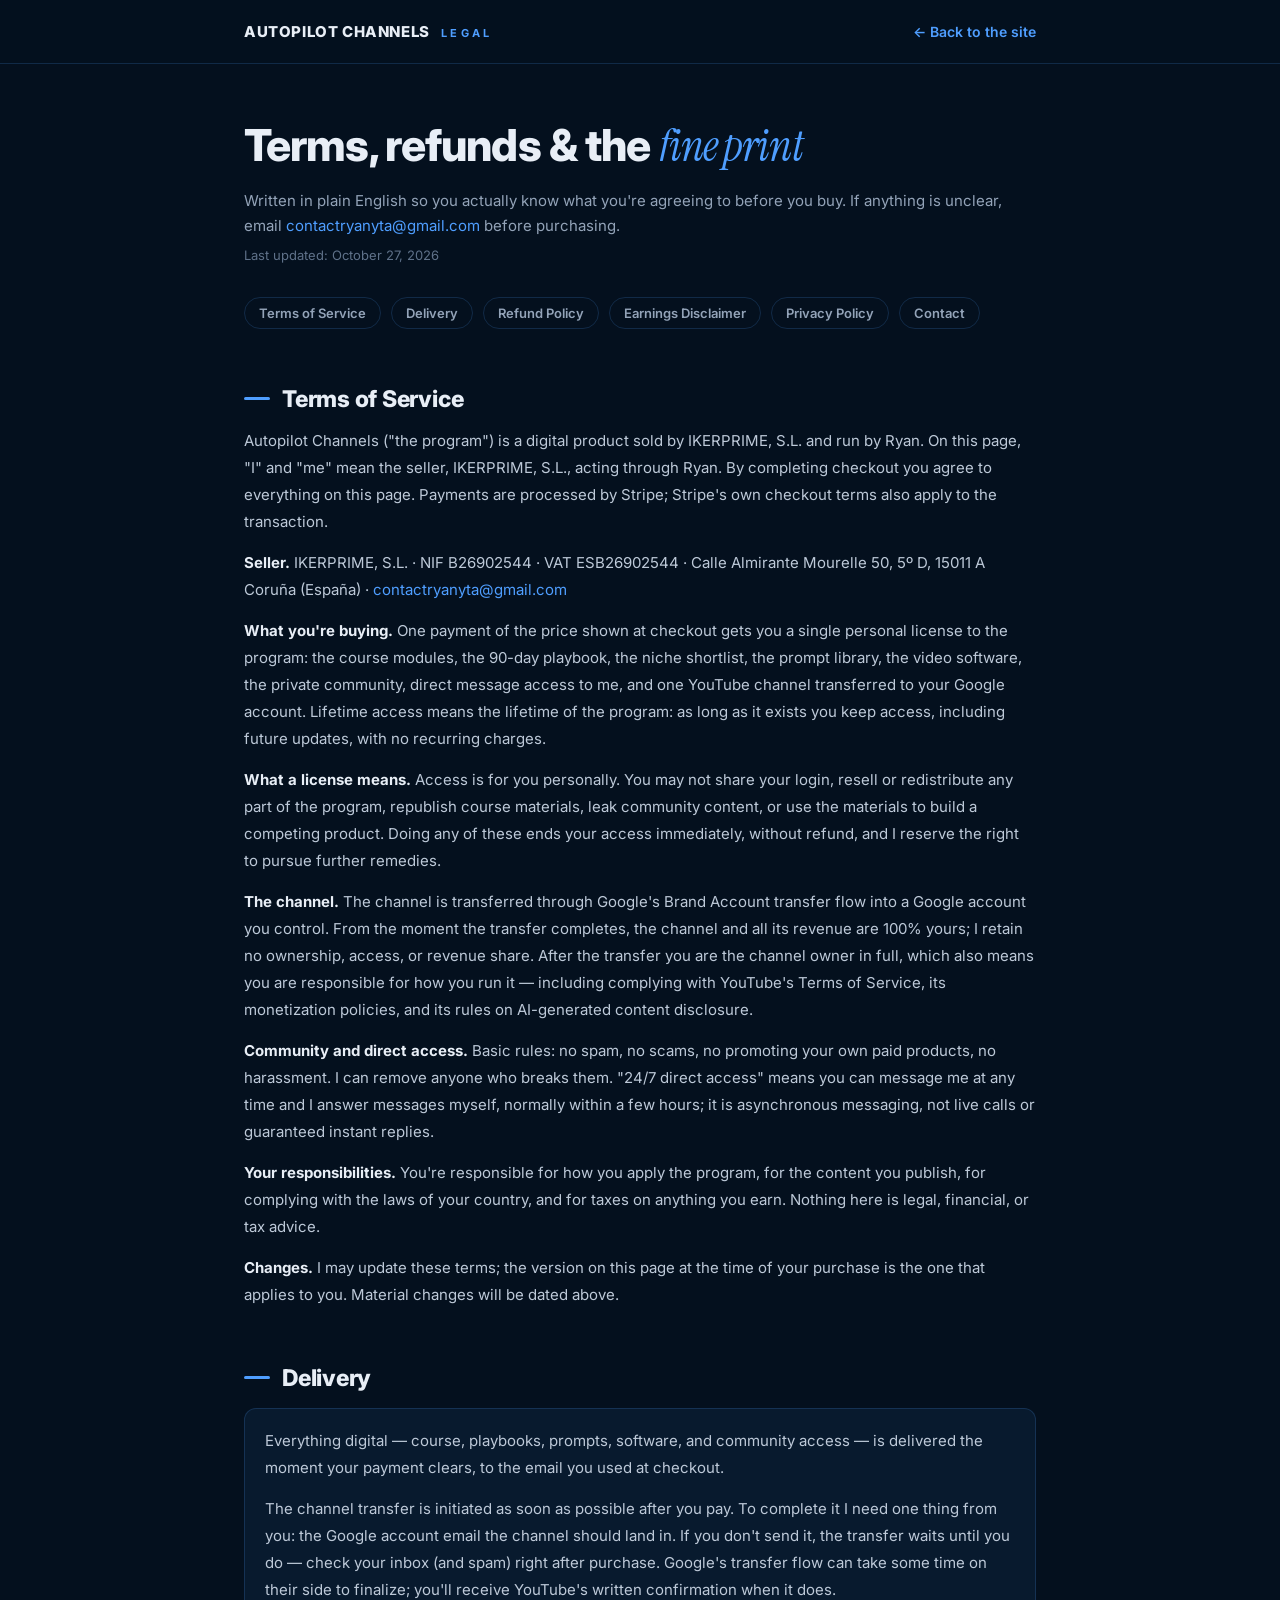
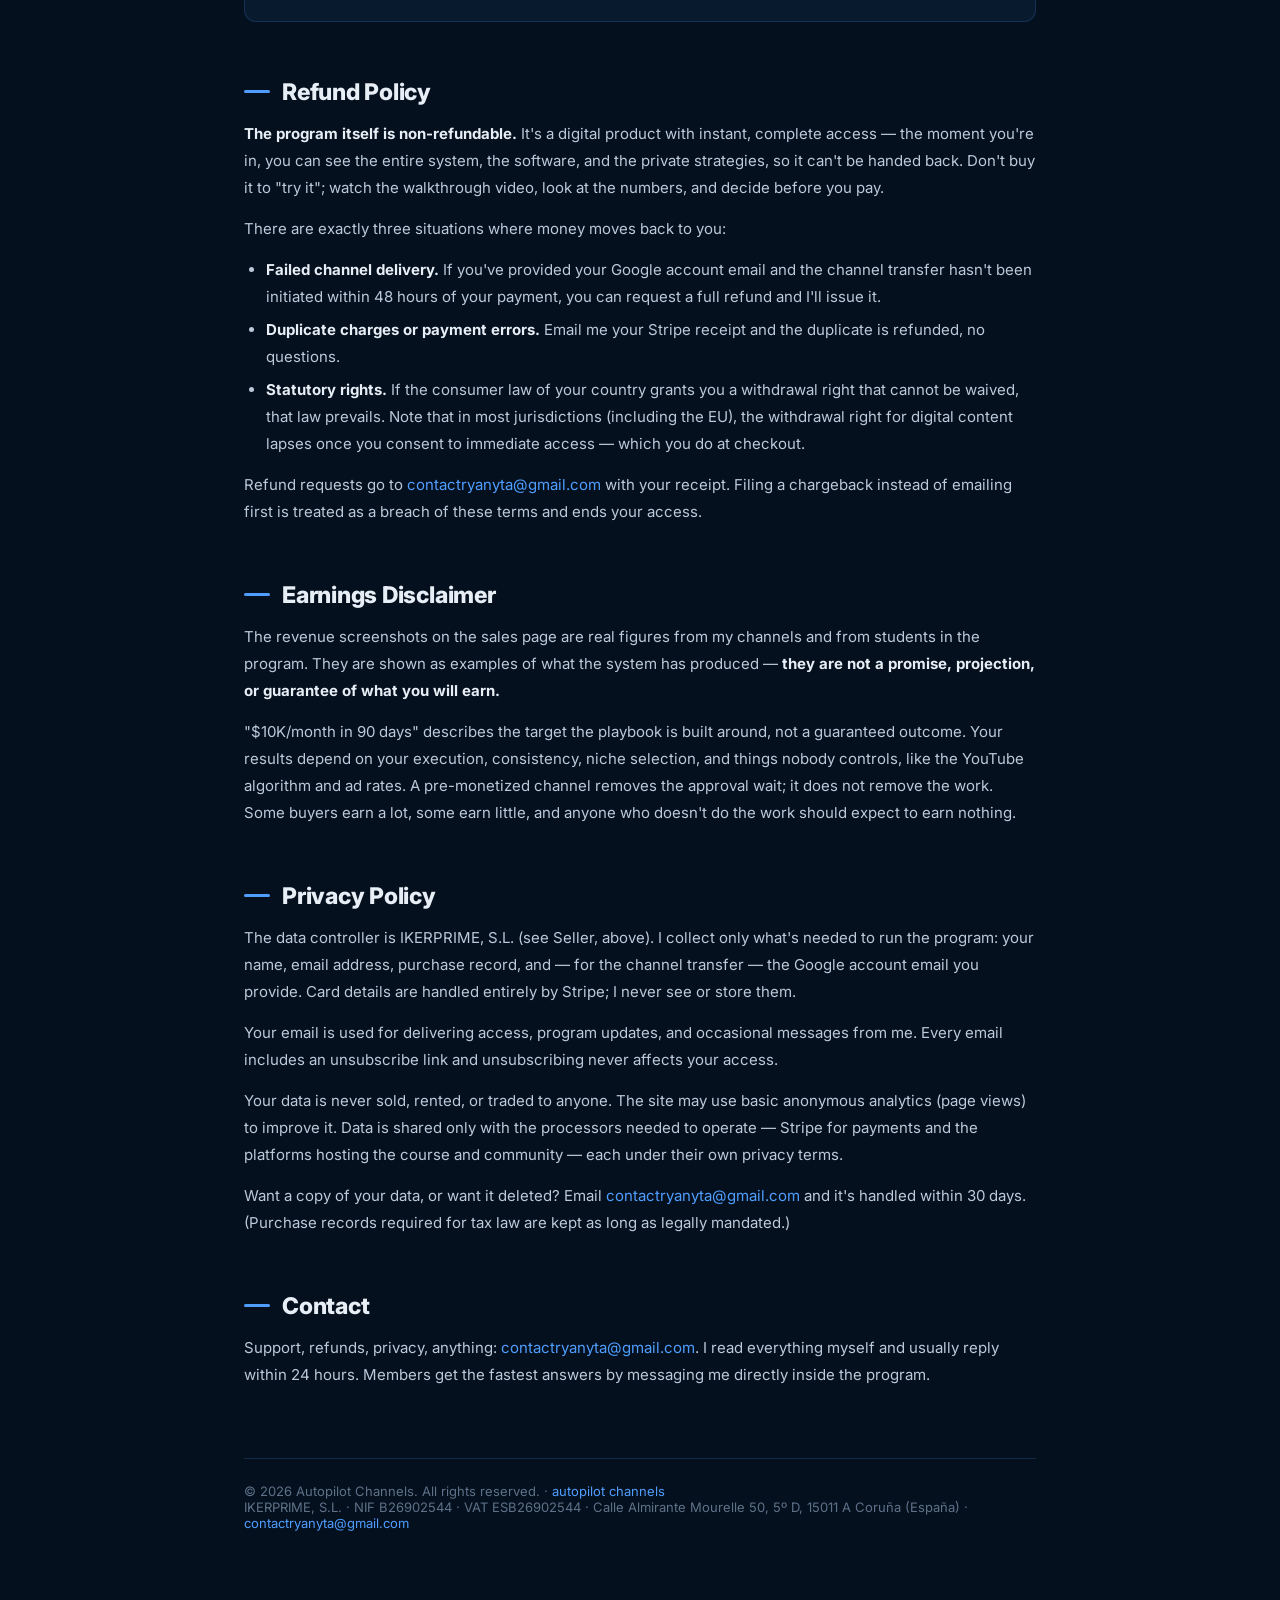
<file: legal.html>
<!doctype html>
<html lang="en">
<head>
<meta charset="utf-8">
<meta name="viewport" content="width=device-width, initial-scale=1">
<title>Autopilot Channels — Terms, Refunds &amp; Privacy</title>
<meta name="robots" content="noindex">
<link rel="icon" type="image/svg+xml" href="data:image/svg+xml,%3Csvg xmlns='http://www.w3.org/2000/svg' viewBox='0 0 64 64'%3E%3Crect width='64' height='64' rx='14' fill='%2304101e'/%3E%3Cpath d='M22 14h20l-10 18 10 18H22l10-18z' fill='%234f9eff'/%3E%3C/svg%3E">
<link rel="preconnect" href="https://fonts.googleapis.com">
<link rel="preconnect" href="https://fonts.gstatic.com" crossorigin>
<link href="https://fonts.googleapis.com/css2?family=Inter:wght@400;500;600;700;800&family=Instrument+Serif:ital@1&display=swap" rel="stylesheet">
<style>
:root{--bg:#04101e;--panel:#081a2e;--line:rgba(79,158,255,.18);--text:#e8eef6;--muted:#93a3b8;--blue:#4f9eff}
*{box-sizing:border-box}
html,body{margin:0;padding:0;background:var(--bg);color:var(--text);font-family:'Inter',sans-serif;-webkit-font-smoothing:antialiased}
a{color:var(--blue);text-decoration:none}a:hover{text-decoration:underline}
::selection{background:var(--blue);color:#04101e}
.topbar{border-bottom:1px solid var(--line);background:rgba(4,16,30,.9)}
.topbar-inner{max-width:840px;margin:0 auto;padding:22px 24px;display:flex;justify-content:space-between;align-items:center;gap:16px}
.brand{font-weight:800;letter-spacing:.04em;font-size:15px}
.brand span{color:var(--blue);font-size:11px;letter-spacing:.28em;margin-left:8px;font-weight:700}
.back{font-size:14px;font-weight:600}
main{max-width:840px;margin:0 auto;padding:56px 24px 100px}
h1{margin:0;font-size:clamp(30px,4.5vw,44px);font-weight:800;letter-spacing:-.02em;line-height:1.15}
h1 em{font-family:'Instrument Serif',serif;font-style:italic;font-weight:400;color:var(--blue)}
.intro{margin:16px 0 0;color:var(--muted);font-size:15px;line-height:1.7}
.updated{margin:8px 0 0;font-size:13px;color:#5f7189}
.toc{margin:34px 0 0;display:flex;flex-wrap:wrap;gap:10px}
.toc a{font-size:13px;font-weight:600;border:1px solid var(--line);border-radius:999px;padding:7px 14px;color:var(--muted)}
.toc a:hover{color:var(--blue);border-color:var(--blue);text-decoration:none}
section{margin-top:56px;scroll-margin-top:24px}
h2{margin:0;font-size:23px;font-weight:800;letter-spacing:-.01em;display:flex;align-items:center;gap:12px}
h2::before{content:'';width:26px;height:3px;background:var(--blue);border-radius:2px;flex:none}
section p,section li{font-size:15px;line-height:1.8;color:#bdc9d8}
section p{margin:14px 0 0}
section ul{margin:14px 0 0;padding-left:22px}
section li{margin:6px 0}
strong{color:var(--text)}
.card{margin-top:16px;background:var(--panel);border:1px solid var(--line);border-radius:12px;padding:4px 20px 18px}
footer{border-top:1px solid var(--line);margin-top:70px;padding-top:24px;font-size:13px;color:#5f7189}
</style>
</head>
<body>

<div class="topbar">
  <div class="topbar-inner">
    <div class="brand">AUTOPILOT CHANNELS <span>LEGAL</span></div>
    <a class="back" href="index.html">← Back to the site</a>
  </div>
</div>

<main>
  <h1>Terms, refunds &amp; the <em>fine print</em></h1>
  <p class="intro">Written in plain English so you actually know what you're agreeing to before you buy. If anything is unclear, email <a href="mailto:contactryanyta@gmail.com">contactryanyta@gmail.com</a> before purchasing.</p>
  <p class="updated">Last updated: October 27, 2026</p>

  <nav class="toc">
    <a href="#terms">Terms of Service</a>
    <a href="#delivery">Delivery</a>
    <a href="#refunds">Refund Policy</a>
    <a href="#earnings">Earnings Disclaimer</a>
    <a href="#privacy">Privacy Policy</a>
    <a href="#contact">Contact</a>
  </nav>

  <section id="terms">
    <h2>Terms of Service</h2>
    <p>Autopilot Channels ("the program") is a digital product sold by IKERPRIME, S.L. and run by Ryan. On this page, "I" and "me" mean the seller, IKERPRIME, S.L., acting through Ryan. By completing checkout you agree to everything on this page. Payments are processed by Stripe; Stripe's own checkout terms also apply to the transaction.</p>
    <p><strong>Seller.</strong> IKERPRIME, S.L. · NIF B26902544 · VAT ESB26902544 · Calle Almirante Mourelle 50, 5º D, 15011 A Coruña (España) · <a href="mailto:contactryanyta@gmail.com">contactryanyta@gmail.com</a></p>
    <p><strong>What you're buying.</strong> One payment of the price shown at checkout gets you a single personal license to the program: the course modules, the 90-day playbook, the niche shortlist, the prompt library, the video software, the private community, direct message access to me, and one YouTube channel transferred to your Google account. Lifetime access means the lifetime of the program: as long as it exists you keep access, including future updates, with no recurring charges.</p>
    <p><strong>What a license means.</strong> Access is for you personally. You may not share your login, resell or redistribute any part of the program, republish course materials, leak community content, or use the materials to build a competing product. Doing any of these ends your access immediately, without refund, and I reserve the right to pursue further remedies.</p>
    <p><strong>The channel.</strong> The channel is transferred through Google's Brand Account transfer flow into a Google account you control. From the moment the transfer completes, the channel and all its revenue are 100% yours; I retain no ownership, access, or revenue share. After the transfer you are the channel owner in full, which also means you are responsible for how you run it — including complying with YouTube's Terms of Service, its monetization policies, and its rules on AI-generated content disclosure.</p>
    <p><strong>Community and direct access.</strong> Basic rules: no spam, no scams, no promoting your own paid products, no harassment. I can remove anyone who breaks them. "24/7 direct access" means you can message me at any time and I answer messages myself, normally within a few hours; it is asynchronous messaging, not live calls or guaranteed instant replies.</p>
    <p><strong>Your responsibilities.</strong> You're responsible for how you apply the program, for the content you publish, for complying with the laws of your country, and for taxes on anything you earn. Nothing here is legal, financial, or tax advice.</p>
    <p><strong>Changes.</strong> I may update these terms; the version on this page at the time of your purchase is the one that applies to you. Material changes will be dated above.</p>
  </section>

  <section id="delivery">
    <h2>Delivery</h2>
    <div class="card">
      <p>Everything digital — course, playbooks, prompts, software, and community access — is delivered the moment your payment clears, to the email you used at checkout.</p>
      <p>The channel transfer is initiated as soon as possible after you pay. To complete it I need one thing from you: the Google account email the channel should land in. If you don't send it, the transfer waits until you do — check your inbox (and spam) right after purchase. Google's transfer flow can take some time on their side to finalize; you'll receive YouTube's written confirmation when it does.</p>
    </div>
  </section>

  <section id="refunds">
    <h2>Refund Policy</h2>
    <p><strong>The program itself is non-refundable.</strong> It's a digital product with instant, complete access — the moment you're in, you can see the entire system, the software, and the private strategies, so it can't be handed back. Don't buy it to "try it"; watch the walkthrough video, look at the numbers, and decide before you pay.</p>
    <p>There are exactly three situations where money moves back to you:</p>
    <ul>
      <li><strong>Failed channel delivery.</strong> If you've provided your Google account email and the channel transfer hasn't been initiated within 48 hours of your payment, you can request a full refund and I'll issue it.</li>
      <li><strong>Duplicate charges or payment errors.</strong> Email me your Stripe receipt and the duplicate is refunded, no questions.</li>
      <li><strong>Statutory rights.</strong> If the consumer law of your country grants you a withdrawal right that cannot be waived, that law prevails. Note that in most jurisdictions (including the EU), the withdrawal right for digital content lapses once you consent to immediate access — which you do at checkout.</li>
    </ul>
    <p>Refund requests go to <a href="mailto:contactryanyta@gmail.com">contactryanyta@gmail.com</a> with your receipt. Filing a chargeback instead of emailing first is treated as a breach of these terms and ends your access.</p>
  </section>

  <section id="earnings">
    <h2>Earnings Disclaimer</h2>
    <p>The revenue screenshots on the sales page are real figures from my channels and from students in the program. They are shown as examples of what the system has produced — <strong>they are not a promise, projection, or guarantee of what you will earn.</strong></p>
    <p>"$10K/month in 90 days" describes the target the playbook is built around, not a guaranteed outcome. Your results depend on your execution, consistency, niche selection, and things nobody controls, like the YouTube algorithm and ad rates. A pre-monetized channel removes the approval wait; it does not remove the work. Some buyers earn a lot, some earn little, and anyone who doesn't do the work should expect to earn nothing.</p>
  </section>

  <section id="privacy">
    <h2>Privacy Policy</h2>
    <p>The data controller is IKERPRIME, S.L. (see Seller, above). I collect only what's needed to run the program: your name, email address, purchase record, and — for the channel transfer — the Google account email you provide. Card details are handled entirely by Stripe; I never see or store them.</p>
    <p>Your email is used for delivering access, program updates, and occasional messages from me. Every email includes an unsubscribe link and unsubscribing never affects your access.</p>
    <p>Your data is never sold, rented, or traded to anyone. The site may use basic anonymous analytics (page views) to improve it. Data is shared only with the processors needed to operate — Stripe for payments and the platforms hosting the course and community — each under their own privacy terms.</p>
    <p>Want a copy of your data, or want it deleted? Email <a href="mailto:contactryanyta@gmail.com">contactryanyta@gmail.com</a> and it's handled within 30 days. (Purchase records required for tax law are kept as long as legally mandated.)</p>
  </section>

  <section id="contact">
    <h2>Contact</h2>
    <p>Support, refunds, privacy, anything: <a href="mailto:contactryanyta@gmail.com">contactryanyta@gmail.com</a>. I read everything myself and usually reply within 24 hours. Members get the fastest answers by messaging me directly inside the program.</p>
  </section>

  <footer>© 2026 Autopilot Channels. All rights reserved. · <a href="index.html">autopilot channels</a><br>IKERPRIME, S.L. · NIF B26902544 · VAT ESB26902544 · Calle Almirante Mourelle 50, 5º D, 15011 A Coruña (España) · <a href="mailto:contactryanyta@gmail.com">contactryanyta@gmail.com</a></footer>
</main>
</body>
</html>
</file>
